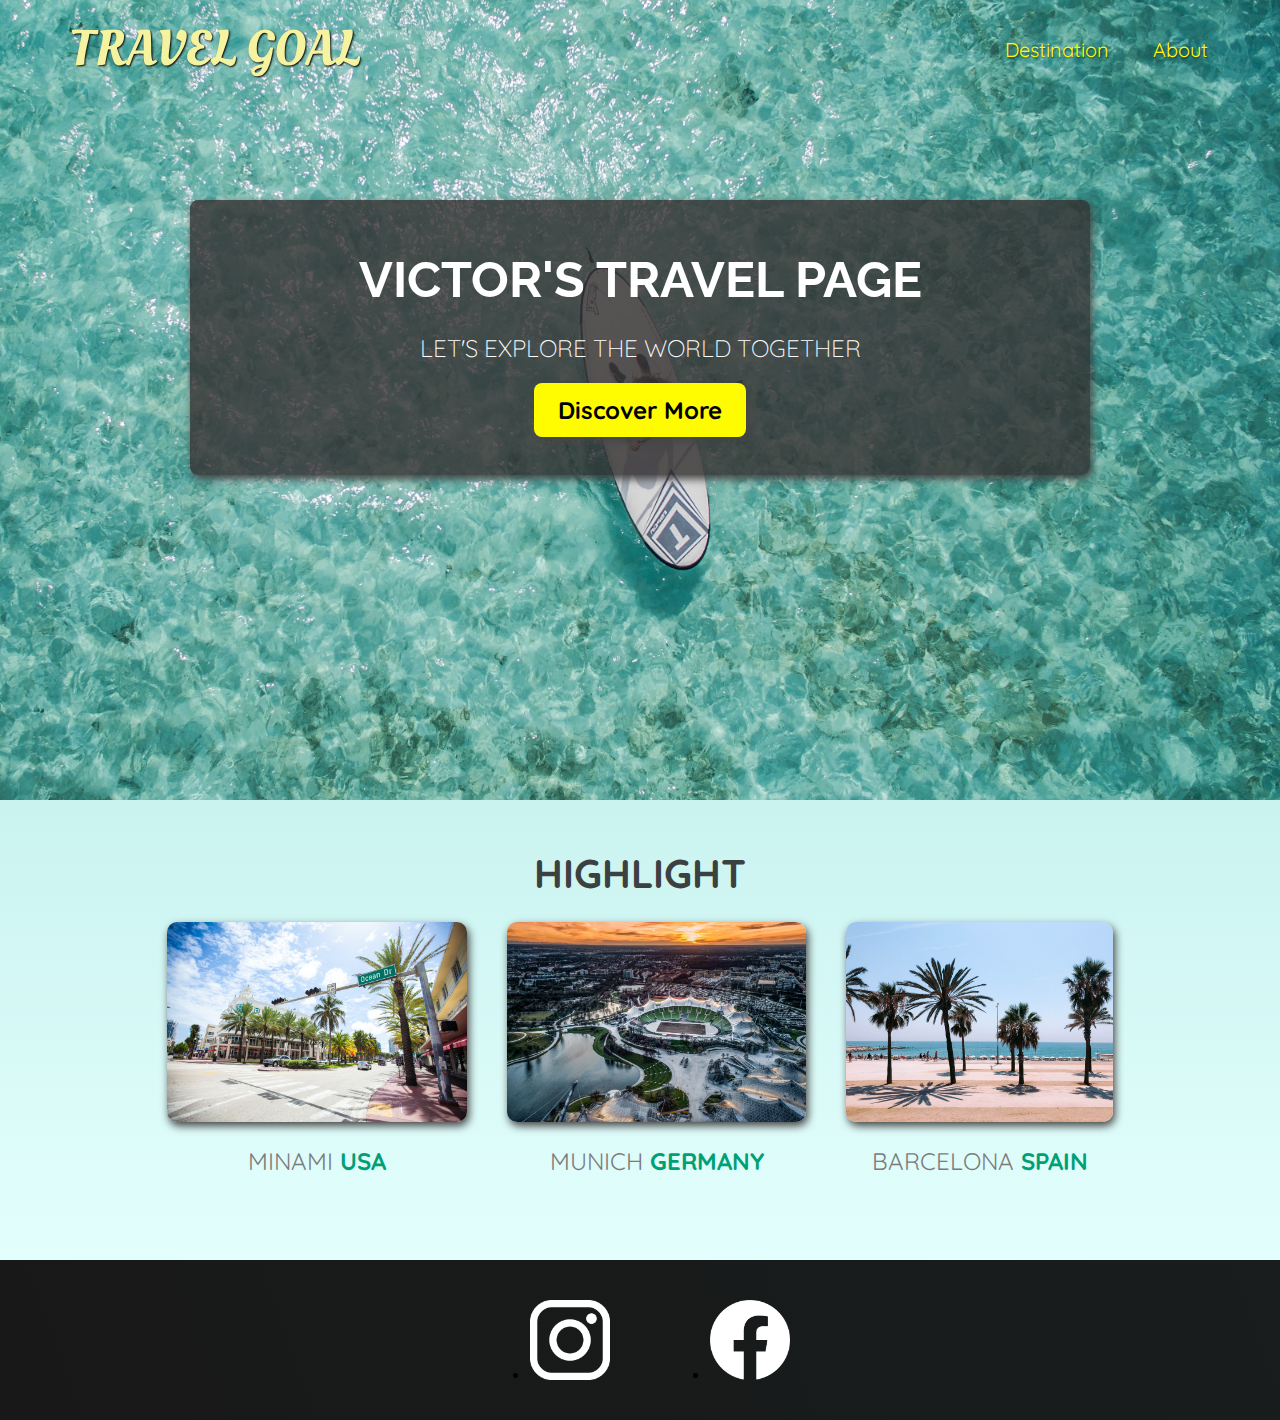
<file: index.html>
<!DOCTYPE html>
<html lang="en">

  <head>
    <meta charset="UTF-8">
    <meta http-equiv="X-UA-Compatible" content="IE=edge">
    <meta name="viewport" content="width=device-width, initial-scale=1.0">
    <title>Victor Travel Dream</title>
    <link rel="stylesheet" href="./share.css">
    <link rel="stylesheet" href="./style.css">
    <link
      href="https://fonts.googleapis.com/css2?family=Raleway:wght@700&family=Oleo+Script:wght@700&family=Quicksand:wght@300;500;700&display=swap"
      rel="stylesheet" />
  </head>

  <body>
    <header>
      <div class="page-logo">
        <a href="./index.html">Travel Goal</a>
      </div>
      <nav>
        <ul class="header-right">
          <li><a href="#">Destination</a></li>
          <li><a href="#">About</a></li>
        </ul>
      </nav>
    </header>
    
    <main>
      <section id="hero">
        <div class="hero-content">
          <h1>Victor's Travel Page</h1>
          <p>Let's explore the world together</p>
          <a href="./places.html">Discover More</a>
        </div>
      </section>
    
      <section id="highlight">
        <h2>highlight</h2>
        <ul id="destinations">
          <li class="destinations">
            <img src="./extra-files副本/cities/miami.jpg" alt="miami street on sunny day" />
            <p>Minami <strong>USA</strong></p>
          </li>
          <li class="destinations">
            <img src="./extra-files副本/cities/munich.jpg" alt="Munich stadium in winter" />
            <p>Munich <strong>Germany</strong></p>
          </li>
          <li class="destinations">
            <img src="./extra-files副本/cities/barcelona.jpg" alt="Pale beach in barcelona" />
            <p>Barcelona <strong>Spain</strong></p>
          </li>
        </ul>
    
        </div>
    
    
    
      </section>
    </main>
    
    <footer>
      <ul>
        <li>
          <a href="https://www.instagram.com/">
            <img src="./extra-files副本/icons/insta.png" alt="instragram icon">
          </a>
        </li>
    
        <li><a href="https://www.facebook.com/">
          <img src="./extra-files副本/icons/facebook.png" alt="facebook icon">
        </a>
        </li>
    
      </ul>
    </footer>
  </body>

</html>
</file>
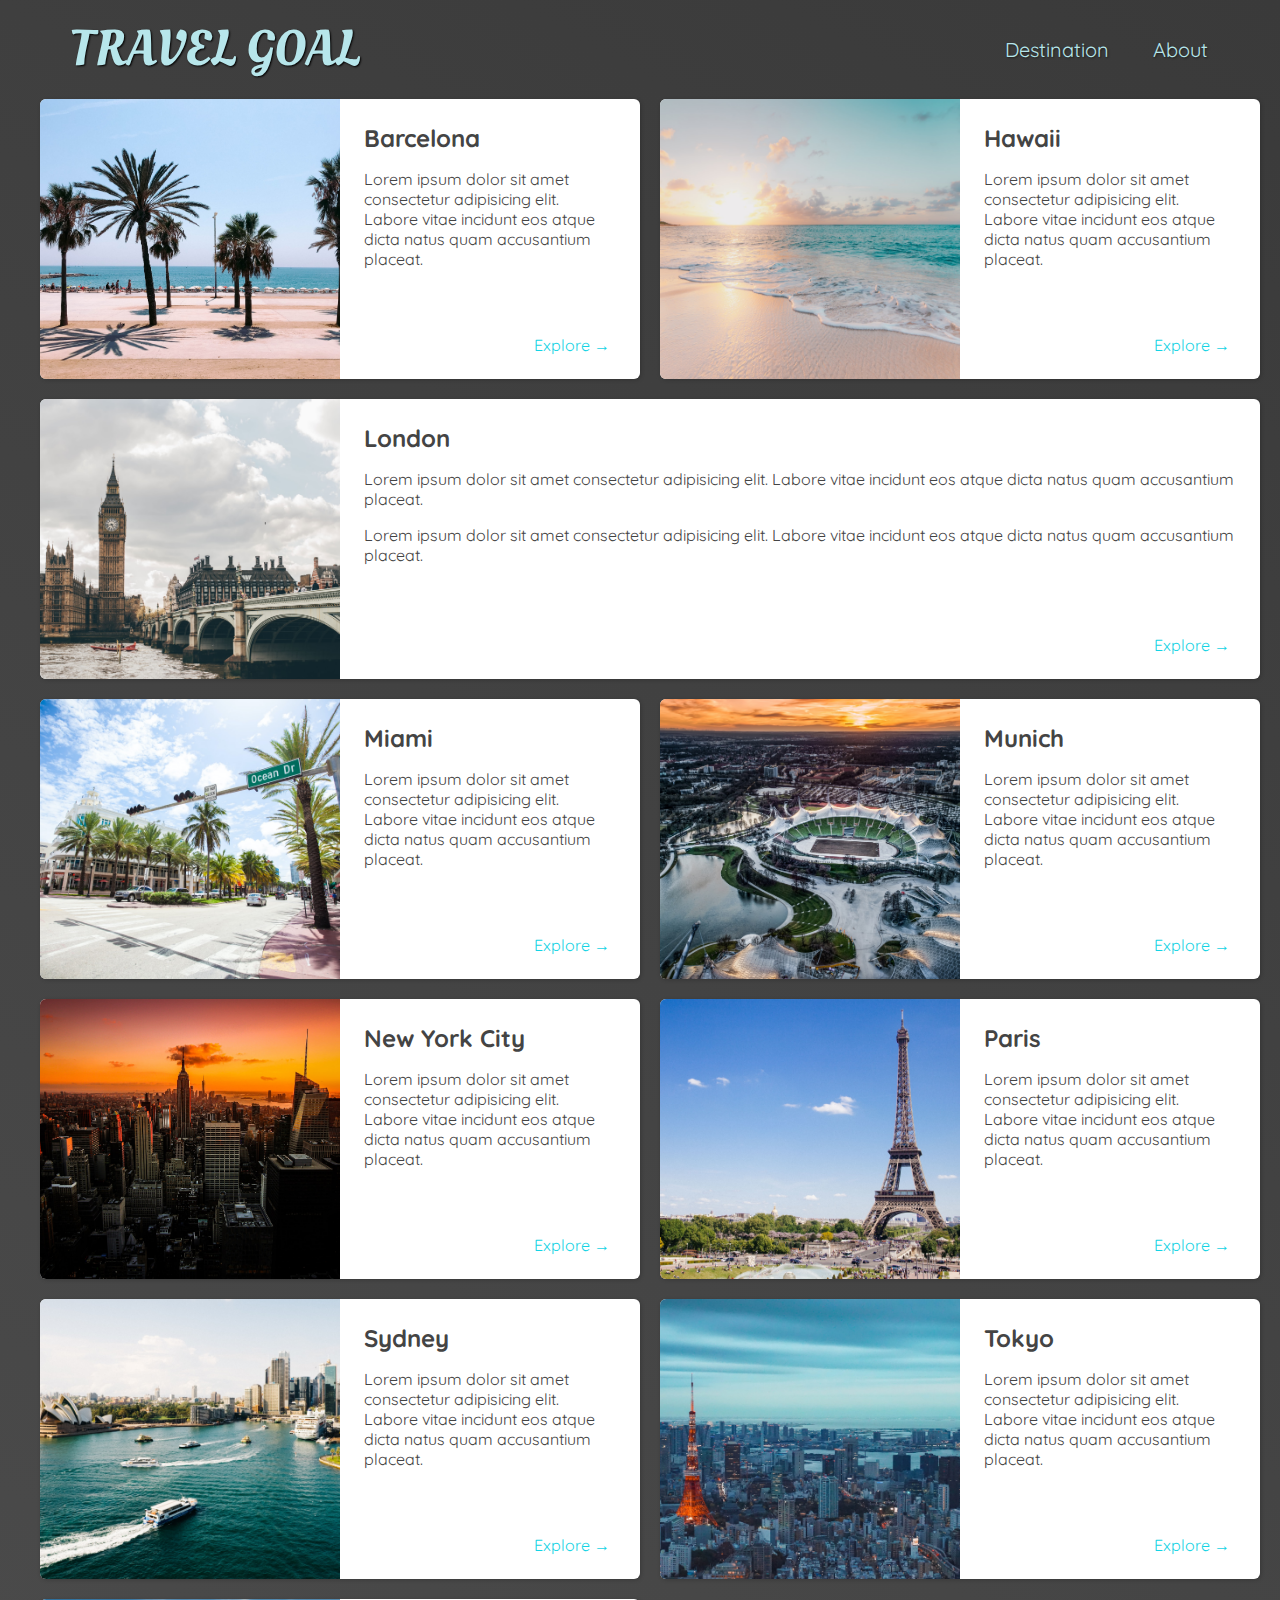
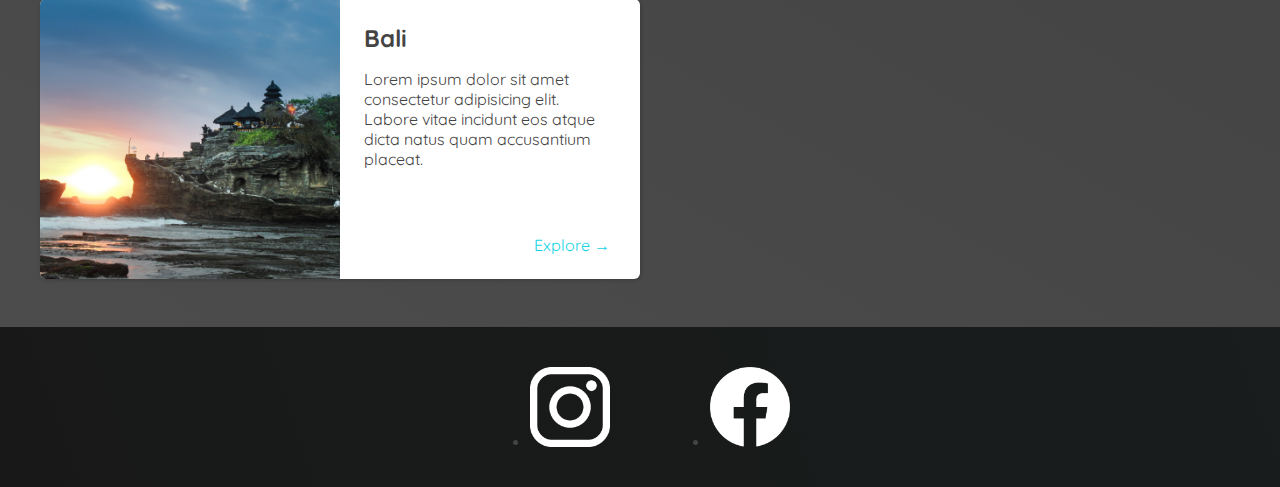
<file: places.html>
<!DOCTYPE html>
<html lang="en">

<head>
  <meta charset="UTF-8">
  <meta http-equiv="X-UA-Compatible" content="IE=edge">
  <meta name="viewport" content="width=device-width, initial-scale=1.0">
  <title>Victor Travel Dream</title>
  <link rel="stylesheet" href="./share.css">
  <link rel="stylesheet" href="./places.css">
  <link
    href="https://fonts.googleapis.com/css2?family=Raleway:wght@700&family=Oleo+Script:wght@700&family=Quicksand:wght@300;500;700&display=swap"
    rel="stylesheet" />
</head>

<body>
  <header>
    <div class="page-logo">
      <a href="./index.html">Travel Goal</a>
    </div>
    <nav>
      <ul class="header-right">
        <li><a href="#">Destination</a></li>
        <li><a href="#">About</a></li>
      </ul>
    </nav>
  </header>
  
  <main>
    <ul>
      <li>
        <img src="./extra-files副本/cities-page-2/barcelona.jpg" alt="City of Barcelona" />
        <div class="item-content">
          <div>
            <h2>Barcelona</h2>
            <p>
              Lorem ipsum dolor sit amet consectetur adipisicing elit. Labore
              vitae incidunt eos atque dicta natus quam accusantium placeat.
            </p>
          </div>
          <div class="actions">
            <a href="https://en.wikipedia.org/wiki/Barcelona">Explore &#x2192</a>
          </div>
        </div>
      </li>
      <li>
        <img src="./extra-files副本/cities-page-2/hawaii.jpg" alt="Hawaii beach" />
        <div class="item-content">
          <div>
            <h2>Hawaii</h2>
            <p>
              Lorem ipsum dolor sit amet consectetur adipisicing elit. Labore
              vitae incidunt eos atque dicta natus quam accusantium placeat.
            </p>
          </div>
          <div class="actions">
            <a href="hhttps://en.wikipedia.org/wiki/Hawaii">Explore &#x2192</a>
          </div>
        </div>
      </li>
      <li>
        <img src="./extra-files副本/cities-page-2/london.jpg" alt="London city" />
        <div class="item-content">
          <div>
            <h2>London</h2>
            <p>
              Lorem ipsum dolor sit amet consectetur adipisicing elit. Labore
              vitae incidunt eos atque dicta natus quam accusantium placeat.
            </p>
            <p>
              Lorem ipsum dolor sit amet consectetur adipisicing elit. Labore
              vitae incidunt eos atque dicta natus quam accusantium placeat.
            </p>
          </div>
          <div class="actions">
            <a href="https://en.wikipedia.org/wiki/London">Explore &#x2192</a>
          </div>
        </div>
      </li>
      <li>
        <img src="./extra-files副本/cities-page-2/miami.jpg" alt="Miami streets" />
        <div class="item-content">
          <div>
            <h2>Miami</h2>
            <p>
              Lorem ipsum dolor sit amet consectetur adipisicing elit. Labore
              vitae incidunt eos atque dicta natus quam accusantium placeat.
            </p>
          </div>
          <div class="actions">
            <a href="https://en.wikipedia.org/wiki/Miami">Explore &#x2192</a>
          </div>
        </div>
      </li>
      <li>
        <img src="./extra-files副本/cities-page-2/munich.jpg" alt="Munich football stadium" />
        <div class="item-content">
          <div>
            <h2>Munich</h2>
            <p>
              Lorem ipsum dolor sit amet consectetur adipisicing elit. Labore
              vitae incidunt eos atque dicta natus quam accusantium placeat.
            </p>
          </div>
          <div class="actions">
            <a href="https://en.wikipedia.org/wiki/Munich">Explore &#x2192</a>
          </div>
        </div>
      </li>
      <li>
        <img src="./extra-files副本/cities-page-2/new-york-city.jpg" alt="New York City skyline" />
        <div class="item-content">
          <div>
            <h2>New York City</h2>
            <p>
              Lorem ipsum dolor sit amet consectetur adipisicing elit. Labore
              vitae incidunt eos atque dicta natus quam accusantium placeat.
            </p>
          </div>
          <div class="actions">
            <a href="https://en.wikipedia.org/wiki/New_York_City"
              >Explore &#x2192</a
            >
          </div>
        </div>
      </li>
      <li>
        <img src="./extra-files副本/cities-page-2/paris.jpg" alt="Paris city" />
        <div class="item-content">
          <div>
            <h2>Paris</h2>
            <p>
              Lorem ipsum dolor sit amet consectetur adipisicing elit. Labore
              vitae incidunt eos atque dicta natus quam accusantium placeat.
            </p>
          </div>
          <div class="actions">
            <a href="https://en.wikipedia.org/wiki/Paris">Explore &#x2192</a>
          </div>
        </div>
      </li>
      <li>
        <img src="./extra-files副本/cities-page-2/sydney.jpg" alt="Sydney beach" />
        <div class="item-content">
          <div>
            <h2>Sydney</h2>
            <p>
              Lorem ipsum dolor sit amet consectetur adipisicing elit. Labore
              vitae incidunt eos atque dicta natus quam accusantium placeat.
            </p>
          </div>
          <div class="actions">
            <a href="https://en.wikipedia.org/wiki/Sydney">Explore &#x2192</a>
          </div>
        </div>
      </li>
      <li>
        <img src="./extra-files副本/cities-page-2/tokyo.jpg" alt="Tokyo skyline" />
        <div class="item-content">
          <div>
            <h2>Tokyo</h2>
            <p>
              Lorem ipsum dolor sit amet consectetur adipisicing elit. Labore
              vitae incidunt eos atque dicta natus quam accusantium placeat.
            </p>
          </div>
          <div class="actions">
            <a href="https://en.wikipedia.org/wiki/Tokyo">Explore &#x2192</a>
          </div>
        </div>
      </li>
      <li>
        <img src="./extra-files副本/cities-page-2/bali.jpg" alt="Bali beach" />
        <div class="item-content">
          <div>
            <h2>Bali</h2>
            <p>
              Lorem ipsum dolor sit amet consectetur adipisicing elit. Labore
              vitae incidunt eos atque dicta natus quam accusantium placeat.
            </p>
          </div>
          <div class="actions">
            <a href="https://en.wikipedia.org/wiki/Bali">Explore &#x2192</a>
          </div>
        </div>
      </li>
    </ul>
  </main> 

  <footer>
    <ul>
      <li>
        <a href="https://www.instagram.com/">
          <img src="./extra-files副本/icons/insta.png" alt="instragram icon">
        </a>
      </li>
  
      <li><a href="https://www.facebook.com/">
        <img src="./extra-files副本/icons/facebook.png" alt="facebook icon">
      </a>
      </li>
  
    </ul>
  </footer>
</body>
</html>
</file>
<file: share.css>
body {
  font-family: "Quicksand", sans-serif;
  margin: 0;
  padding: 0;
}

header{
  display: flex;
  justify-content: space-between;
  align-items: center;
  padding: 15px 60px;
  position: absolute;
  top: 0;
  left: 0;
  width: 100%;
  box-sizing: border-box;
}

.page-logo a{
  padding: 10px;
  font-family: "Oleo script", sans-serif;
  color: rgb(245, 243, 160);
  font-size: 50px;
  text-decoration: none;
  text-transform: uppercase;
  text-shadow: 1px 1px 2px rgb(0, 0, 0);
}
.header-right{
  list-style: none;
  display: flex;
  justify-content: center;
  align-items: center;
}

.header-right li{
  padding-left: 20px;
  list-style: none;
}

.header-right li a {
  color: rgb(255, 251, 0);
  text-decoration: none;
  font-size: 20px;
  padding: 12px;
  text-shadow: 1px 1px 2px rgb(0, 0, 0,0.5);
  border-radius: 6px;
}

.header-right nav a:hover{
  color: rgb(77, 77, 77);
  background-color: rgb(255, 251, 0);
}

#hero{
  height: 800px;
  background-image: url(./extra-files副本/ocean.jpg);
  background-position: center;
  background-size: cover;
}


.hero-content {
  width:900px;
  background-color: rgb(51, 47, 47,0.8);
  box-shadow: 2px 4px 8px rgb(68, 67, 67);
  border-radius: 8px;
  text-align: center;
  padding: 50px 0;
  margin: 0 auto;
  position: relative;
  top: 200px;
}

.hero-content h1{
  color: white;
  text-transform: uppercase;
  font-family: "Raleway", sans-serif;
  font-size: 50px;
  margin: 0;
}

.hero-content p{
  color: white;
  text-transform: uppercase;
  font-size: 24px;
  font-weight: 300;
  margin-bottom: 32px;
}

.hero-content a{
  text-decoration: none;
  background-color: rgb(255, 251, 0);
  padding:12px 24px;
  color:black;
  font-size:24px;
  font-weight: bold;
  border-radius: 8px;
  box-shadow: 2px 4px 8px rgb(68, 67, 67);
}

.hero-content a:hover{
  background-color:rgb(255, 237, 0);
}


footer {
  background: linear-gradient(70deg,rgb(24,24,24),rgb(25,29,29));
  padding: 24px;
}

footer ul{
  display: flex;
  justify-content: center;
  
}

footer li{
  width: 80px;
  height: 80px;
  margin: 0 50px;
}

footer img{
  width: 100%;
  height: 100%;
}
</file>
<file: style.css>
#destinations{
  display: flex;
  justify-content: center;
  width: 90%;
  margin: 0 auto;
  margin-bottom: 40px;
  box-sizing: border-box;
  padding: 0;
}

#highlight{
  padding: 24px;
  background: linear-gradient(0deg, rgb(227,255,253), rgb(202,243,240));
}

#highlight h2{
  text-align: center;
  text-transform: uppercase;
  font-size: 40px;
  color: rgb(59, 65, 64);
  margin: 24px 0;
}

.destinations{
  list-style: none;
  margin: 0 20px;
  text-transform: uppercase;

}

.destinations img{
  height: 200px;
  width: 100%;
  box-shadow: 2px 4px 8px rgb(68, 67, 67);
  border-radius: 10px;
  object-fit: cover;
}


.destinations p{
  text-align: center;
  font-size: 24px;
  color: rgb(124, 123, 123);
  margin: 20px 0;
}

.destinations strong{
  color: rgb(0, 160, 117);
}
</file>
<file: places.css>
body{
  background: linear-gradient(30deg,rgb(77,77,77), rgb(58,58,58));
  color: rgb(68, 68, 68);
}

.page-logo a{
  color: rgb(183, 230, 235);
}

header {
  position: static;
}

.header-right li a{
  color: rgb(183, 230, 235);
}

.header-right li a:hover{
  background-color: rgb(183, 230, 235);
  color: rgb(59, 59, 59);
}

main ul{
  width: 1200px;
  margin: 0 auto 48px auto;
  padding: 0;
  display: grid;
  grid-template-columns: 600px 600px;
  gap: 20px 20px;
}

main li:nth-of-type(3){
  grid-column: 1/ span 2;
}

main li{
  display: flex;
  background-color: white;
  box-shadow: 1px 1px 4px rgb(0, 0, 0, 0.2);
  border-radius: 6px;
  overflow: hidden;
}


main li img{
  width: 300px;
  height: 280px;
  object-fit: cover;
}

.item-content{
  padding:24px;
  display:flex;
  flex-direction: column;
  justify-content: space-between;
}

.item-content h2{
  margin: 0;
}

.actions{
  text-align: right;
}

.actions a{
  text-decoration: none;
  padding: 6px;
  color: rgb(20, 211, 228);
  border-radius: 5px;
}

.actions a:hover{
  background-color: rgb(235, 253, 255);
}
</file>
